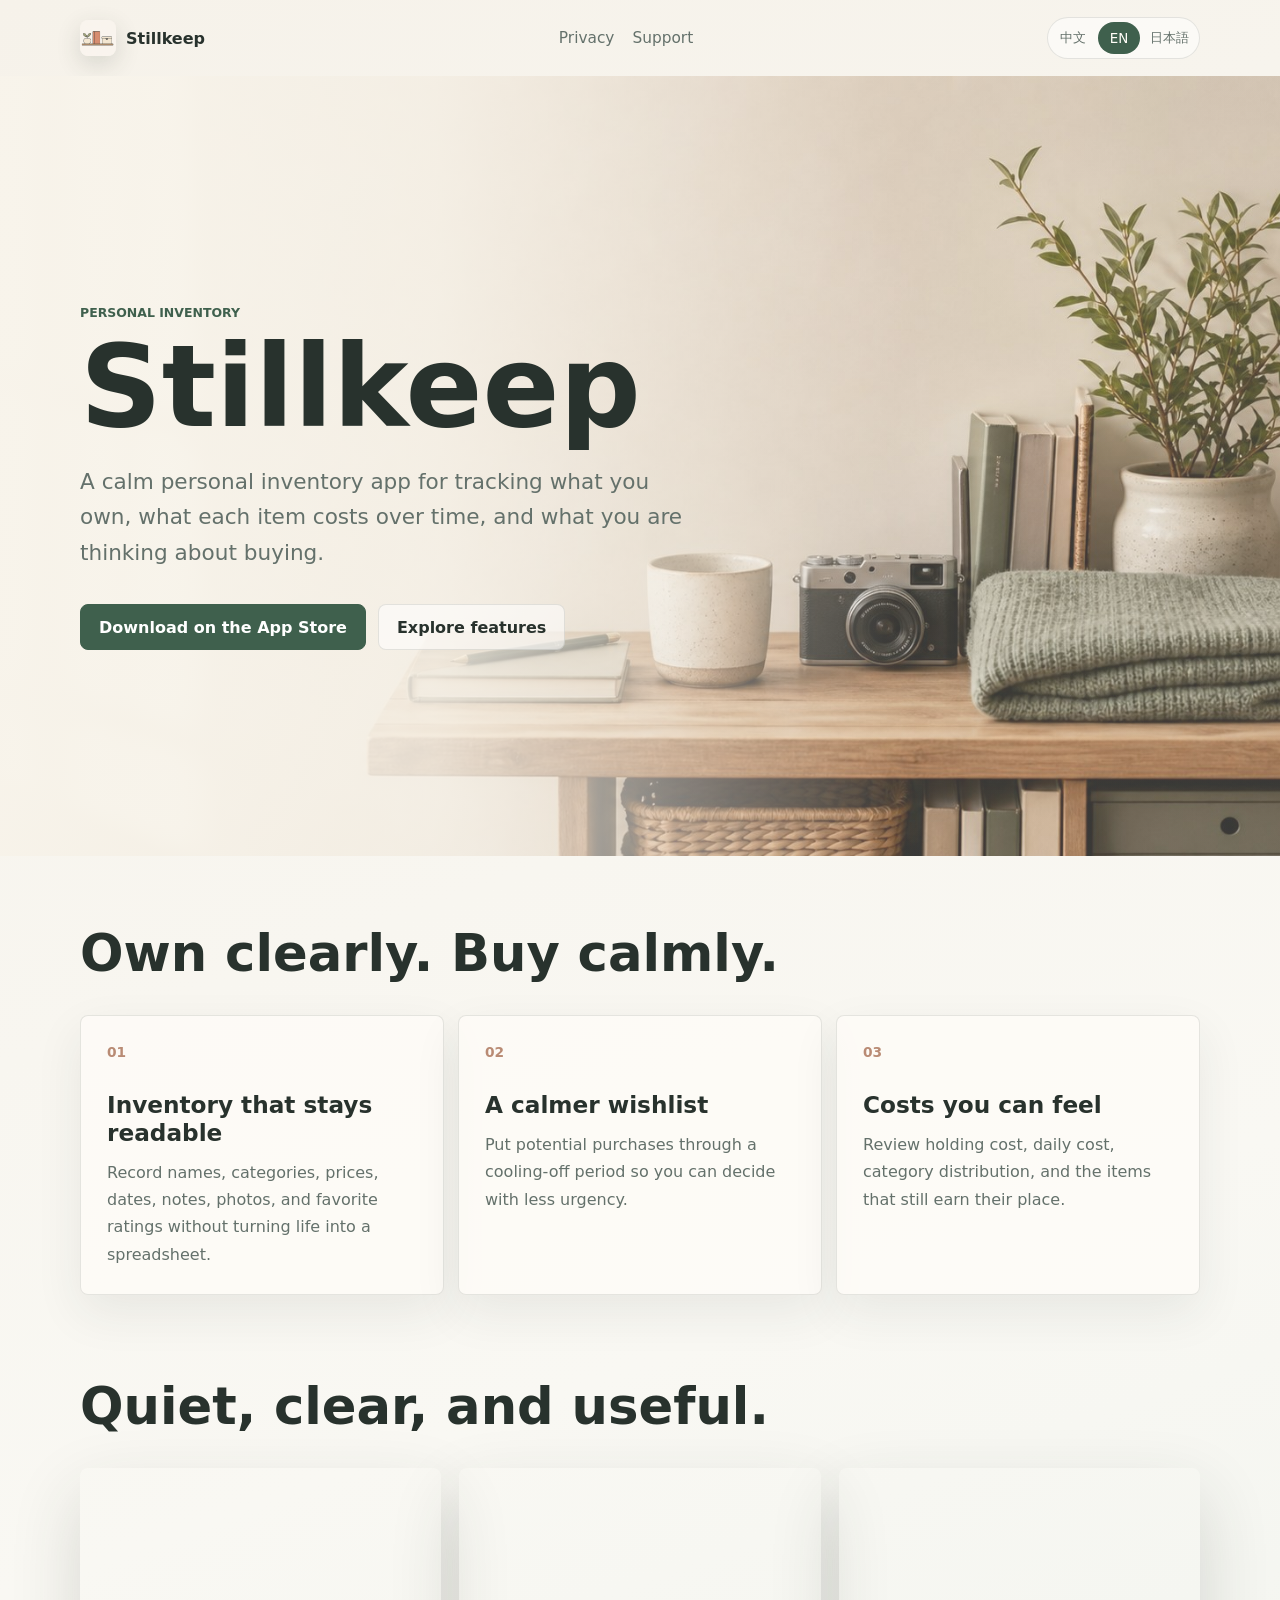
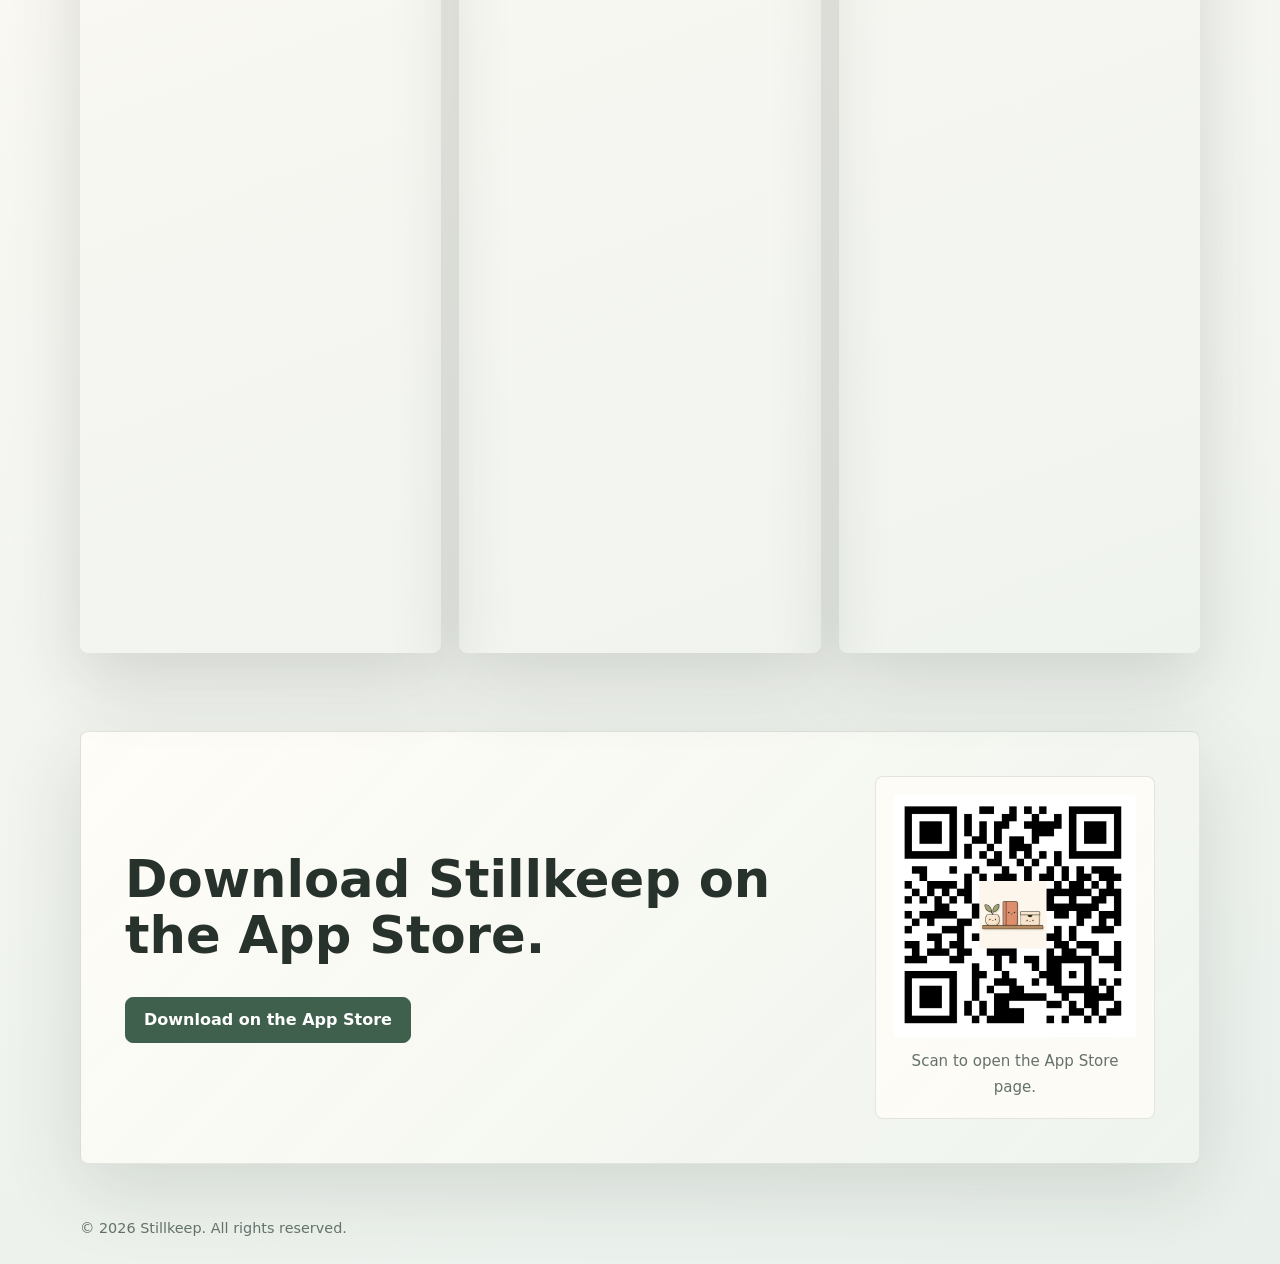
<file: index.html>
<!doctype html>
<html lang="en">
<head>
  <meta charset="utf-8">
  <meta name="viewport" content="width=device-width, initial-scale=1">
  <title>Stillkeep</title>
  <meta name="description" content="Stillkeep is a calm personal inventory app for tracking what you own, reviewing holding costs, and cooling down before buying.">
  <link rel="icon" href="assets/stillkeep-icon.png">
  <link rel="stylesheet" href="assets/styles.css?v=3">
</head>
<body data-page="home">
  <header class="site-header">
    <a class="brand" href="index.html" aria-label="Stillkeep home">
      <img src="assets/stillkeep-icon.png" alt="" class="brand-icon">
      <span data-i18n="brandName">Stillkeep</span>
    </a>
    <nav class="nav-links" aria-label="Primary">
      <a href="privacy.html" data-i18n="navPrivacy">Privacy</a>
      <a href="support.html" data-i18n="navSupport">Support</a>
    </nav>
    <div class="language-switcher" aria-label="Language">
      <button type="button" data-lang="zh-Hans">中文</button>
      <button type="button" data-lang="en">EN</button>
      <button type="button" data-lang="ja">日本語</button>
    </div>
  </header>

  <main>
    <section class="hero">
      <img class="hero-background" src="assets/brand/hero-still-life.jpg" alt="">
      <div class="hero-shade" aria-hidden="true"></div>
      <div class="hero-copy">
        <p class="eyebrow" data-i18n="homeEyebrow">Personal inventory</p>
        <h1 data-i18n="homeTitle">Stillkeep</h1>
        <p class="lead" data-i18n="homeLead">A calm personal inventory app for tracking what you own, what each item costs over time, and what you are thinking about buying.</p>
        <div class="actions">
          <a class="button primary" href="https://apps.apple.com/app/id6773206126" data-i18n="homeAppStoreAction">Download on the App Store</a>
          <a class="button secondary" href="#features" data-i18n="homeLearnAction">Explore features</a>
        </div>
      </div>
    </section>

    <section class="feature-band" id="features">
      <div class="section-heading">
        <h2 data-i18n="featuresTitle">Own clearly. Buy calmly.</h2>
      </div>
      <div class="feature-grid">
        <article class="feature-card">
          <span class="feature-mark">01</span>
          <h3 data-i18n="featureInventoryTitle">Inventory that stays readable</h3>
          <p data-i18n="featureInventoryBody">Record names, categories, prices, dates, notes, photos, and favorite ratings without turning life into a spreadsheet.</p>
        </article>
        <article class="feature-card">
          <span class="feature-mark">02</span>
          <h3 data-i18n="featureWishlistTitle">A calmer wishlist</h3>
          <p data-i18n="featureWishlistBody">Put potential purchases through a cooling-off period so you can decide with less urgency.</p>
        </article>
        <article class="feature-card">
          <span class="feature-mark">03</span>
          <h3 data-i18n="featureStatsTitle">Costs you can feel</h3>
          <p data-i18n="featureStatsBody">Review holding cost, daily cost, category distribution, and the items that still earn their place.</p>
        </article>
      </div>
    </section>

    <section class="screenshots-section">
      <div class="section-heading">
        <h2 data-i18n="screensTitle">Quiet, clear, and useful.</h2>
      </div>
      <div class="screenshot-grid" aria-label="Stillkeep app screenshots">
        <picture data-screenshot="items">
          <source data-size="mobile" media="(max-width: 760px)" type="image/webp" srcset="assets/screenshots/iphone-items-full-540.webp">
          <source data-size="desktop" type="image/webp" srcset="assets/screenshots/iphone-items-full-900.webp">
          <img src="assets/screenshots/iphone-items-full.png" alt="Stillkeep inventory list screenshot" loading="lazy" decoding="async">
        </picture>
        <picture data-screenshot="wishlist">
          <source data-size="mobile" media="(max-width: 760px)" type="image/webp" srcset="assets/screenshots/iphone-wishlist-full-540.webp">
          <source data-size="desktop" type="image/webp" srcset="assets/screenshots/iphone-wishlist-full-900.webp">
          <img src="assets/screenshots/iphone-wishlist-full.png" alt="Stillkeep wishlist screenshot" loading="lazy" decoding="async">
        </picture>
        <picture data-screenshot="stats">
          <source data-size="mobile" media="(max-width: 760px)" type="image/webp" srcset="assets/screenshots/iphone-stats-full-540.webp">
          <source data-size="desktop" type="image/webp" srcset="assets/screenshots/iphone-stats-full-900.webp">
          <img src="assets/screenshots/iphone-stats-full.png" alt="Stillkeep stats screenshot" loading="lazy" decoding="async">
        </picture>
      </div>
    </section>

    <section class="download-section" id="download">
      <div class="download-copy">
        <h2 data-i18n="downloadTitle">Download Stillkeep on the App Store.</h2>
        <div class="actions">
          <a class="button primary" href="https://apps.apple.com/app/id6773206126" data-i18n="homeAppStoreAction">Download on the App Store</a>
        </div>
      </div>
      <div class="qr-panel">
        <img src="assets/app-store-qr.png" alt="QR code for Stillkeep on the App Store">
        <p data-i18n="downloadQrCaption">Scan to open the App Store page.</p>
      </div>
    </section>
  </main>

  <footer class="site-footer">
    <span data-i18n="footer">© 2026 Stillkeep. All rights reserved.</span>
  </footer>

  <script src="assets/i18n.js?v=3"></script>
</body>
</html>
</file>
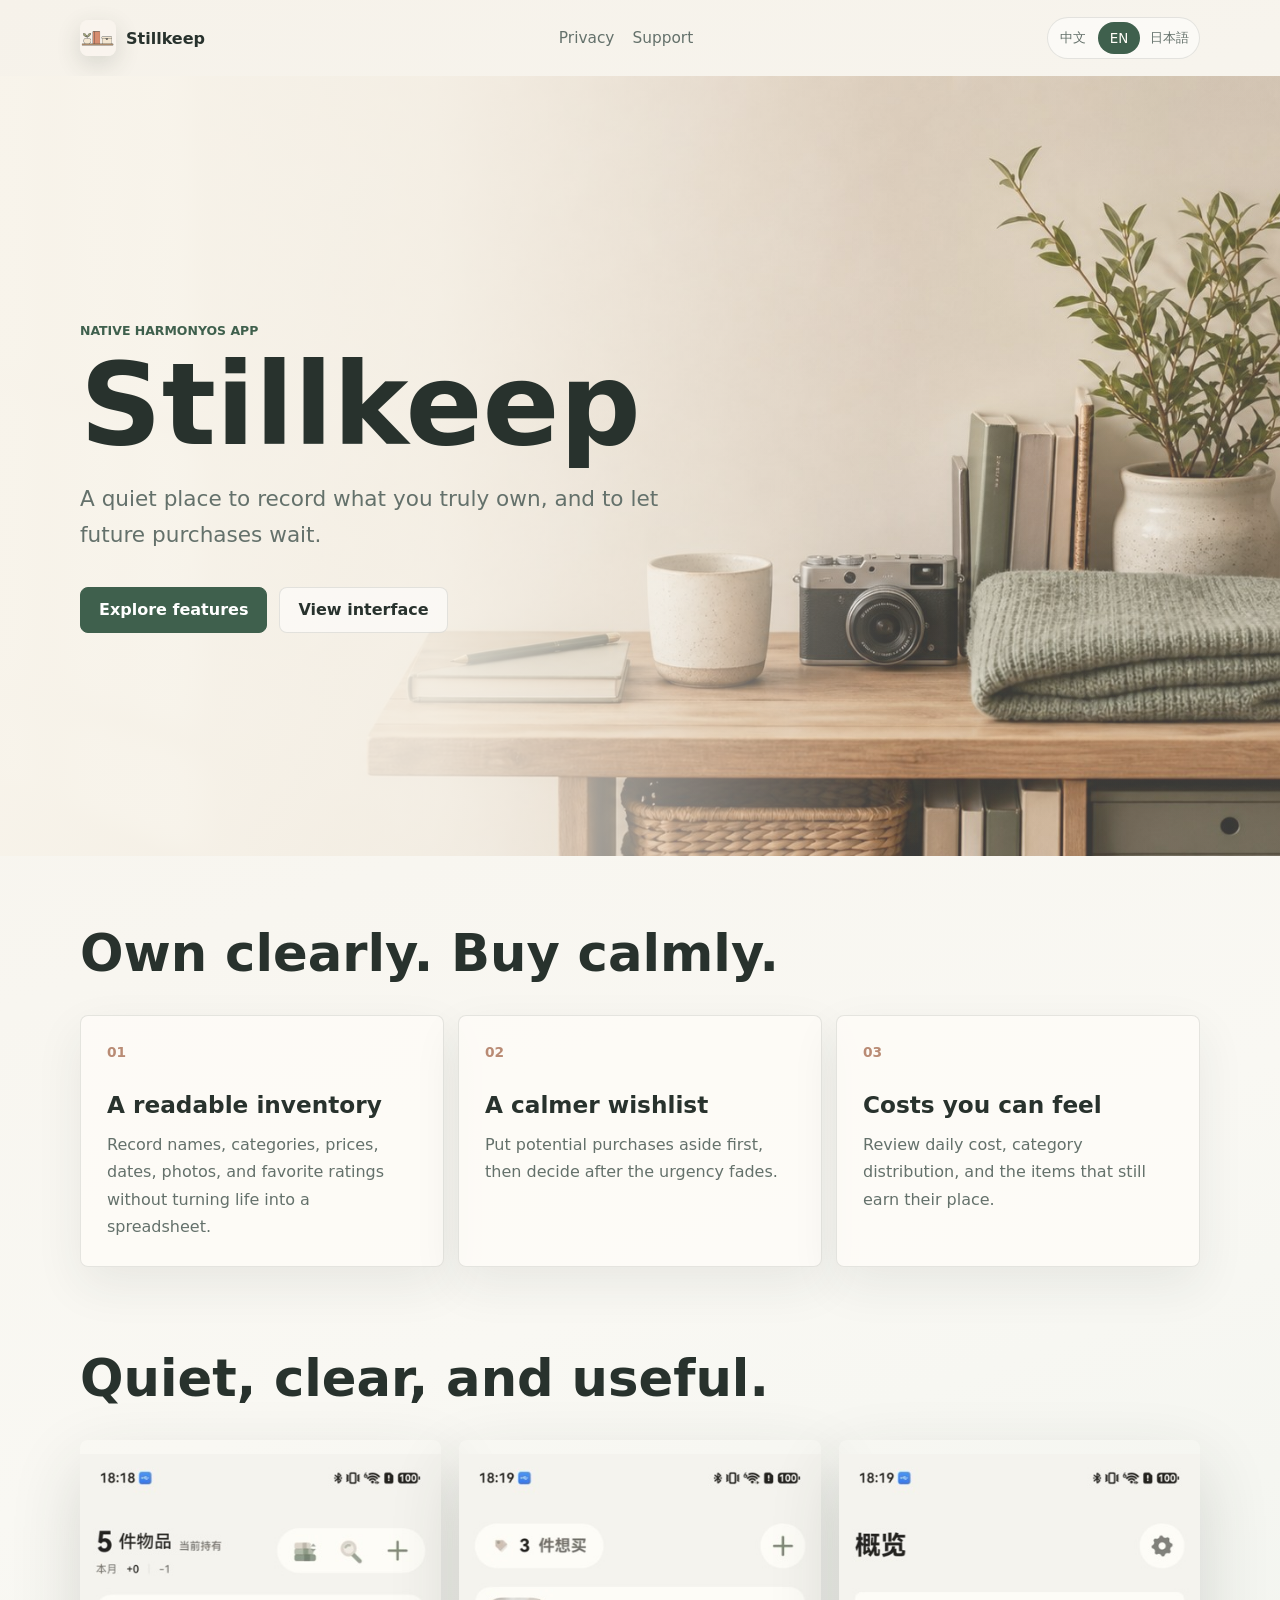
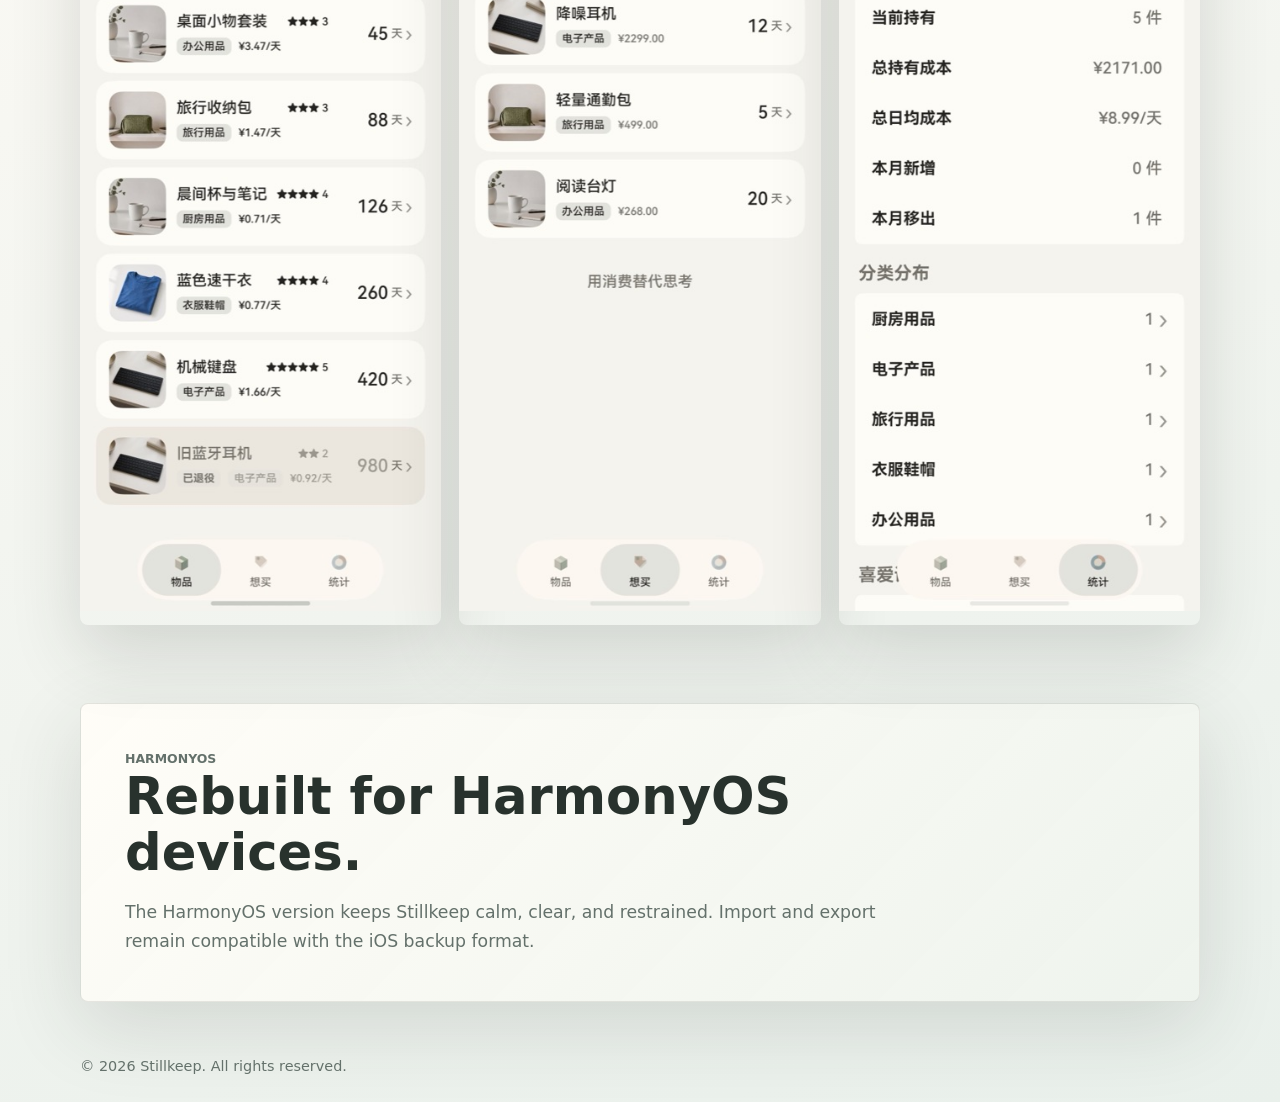
<file: harmony/index.html>
<!doctype html>
<html lang="zh-Hans">
<head>
  <meta charset="utf-8">
  <meta name="viewport" content="width=device-width, initial-scale=1">
  <title>留物 HarmonyOS</title>
  <meta name="description" content="留物 HarmonyOS 版功能介绍。安静记录真正拥有的东西，也把想买的东西先放一放。">
  <link rel="icon" href="../assets/stillkeep-icon.png">
  <link rel="stylesheet" href="styles.css">
</head>
<body data-page="harmony">
  <header class="site-header">
    <a class="brand" href="../index.html" aria-label="Stillkeep home">
      <img src="../assets/stillkeep-icon.png" alt="" class="brand-icon">
      <span data-i18n="brandName">留物</span>
    </a>
    <nav class="nav-links" aria-label="Primary">
      <a href="../privacy.html" data-i18n="navPrivacy">隐私政策</a>
      <a href="../support.html" data-i18n="navSupport">技术支持</a>
    </nav>
    <div class="language-switcher" aria-label="Language">
      <button type="button" data-lang="zh-Hans">中文</button>
      <button type="button" data-lang="en">EN</button>
      <button type="button" data-lang="ja">日本語</button>
    </div>
  </header>

  <main>
    <section class="hero">
      <img class="hero-background" src="../assets/brand/hero-still-life.jpg" alt="">
      <div class="hero-shade" aria-hidden="true"></div>
      <div class="hero-copy">
        <p class="eyebrow" data-i18n="homeEyebrow">HarmonyOS 原生应用</p>
        <h1 data-i18n="homeTitle">留物</h1>
        <p class="lead" data-i18n="homeLead">把真正拥有的东西安静地记录下来，也把想买的东西先放一放。</p>
        <div class="actions">
          <a class="button primary" href="#features" data-i18n="homeLearnAction">了解功能</a>
          <a class="button secondary" href="#screens" data-i18n="homeScreensAction">查看界面</a>
        </div>
      </div>
    </section>

    <section class="feature-band" id="features">
      <div class="section-heading">
        <h2 data-i18n="featuresTitle">看清拥有，冷静想买。</h2>
      </div>
      <div class="feature-grid">
        <article class="feature-card">
          <span class="feature-mark">01</span>
          <h3 data-i18n="featureInventoryTitle">清爽的物品清单</h3>
          <p data-i18n="featureInventoryBody">记录名称、分类、价格、日期、照片和喜爱评分，不把生活变成表格。</p>
        </article>
        <article class="feature-card">
          <span class="feature-mark">02</span>
          <h3 data-i18n="featureWishlistTitle">更冷静的想买清单</h3>
          <p data-i18n="featureWishlistBody">把想买的东西先放下来，等冲动退去后再决定。</p>
        </article>
        <article class="feature-card">
          <span class="feature-mark">03</span>
          <h3 data-i18n="featureStatsTitle">看得见的持有成本</h3>
          <p data-i18n="featureStatsBody">查看日均成本、分类分布和那些仍然值得留下的物品。</p>
        </article>
      </div>
    </section>

    <section class="screenshots-section" id="screens">
      <div class="section-heading">
        <h2 data-i18n="screensTitle">安静，但信息清楚。</h2>
      </div>
      <div class="screenshot-grid" aria-label="Stillkeep app screenshots">
        <picture data-screenshot="items">
          <source data-size="mobile" media="(max-width: 760px)" type="image/jpeg" srcset="../assets/screenshots/harmony-items-full-540.jpg">
          <source data-size="desktop" type="image/jpeg" srcset="../assets/screenshots/harmony-items-full-900.jpg">
          <img src="../assets/screenshots/harmony-items-full.jpg" alt="留物物品列表截图" loading="eager" decoding="async">
        </picture>
        <picture data-screenshot="wishlist">
          <source data-size="mobile" media="(max-width: 760px)" type="image/jpeg" srcset="../assets/screenshots/harmony-wishlist-full-540.jpg">
          <source data-size="desktop" type="image/jpeg" srcset="../assets/screenshots/harmony-wishlist-full-900.jpg">
          <img src="../assets/screenshots/harmony-wishlist-full.jpg" alt="留物想买截图" loading="eager" decoding="async">
        </picture>
        <picture data-screenshot="stats">
          <source data-size="mobile" media="(max-width: 760px)" type="image/jpeg" srcset="../assets/screenshots/harmony-stats-full-540.jpg">
          <source data-size="desktop" type="image/jpeg" srcset="../assets/screenshots/harmony-stats-full-900.jpg">
          <img src="../assets/screenshots/harmony-stats-full.jpg" alt="留物统计截图" loading="eager" decoding="async">
        </picture>
      </div>
    </section>

    <section class="intro-section">
      <div class="intro-copy">
        <p class="eyebrow" data-i18n="introEyebrow">HarmonyOS</p>
        <h2 data-i18n="introTitle">为鸿蒙设备重新实现。</h2>
        <p data-i18n="introBody">保持留物的安静、清晰和克制。数据导入导出与 iOS 版兼容，适合在不同设备之间继续整理自己的物品。</p>
      </div>
    </section>
  </main>

  <footer class="site-footer">
    <span data-i18n="footer">© 2026 留物。保留所有权利。</span>
  </footer>

  <script src="i18n.js"></script>
</body>
</html>
</file>
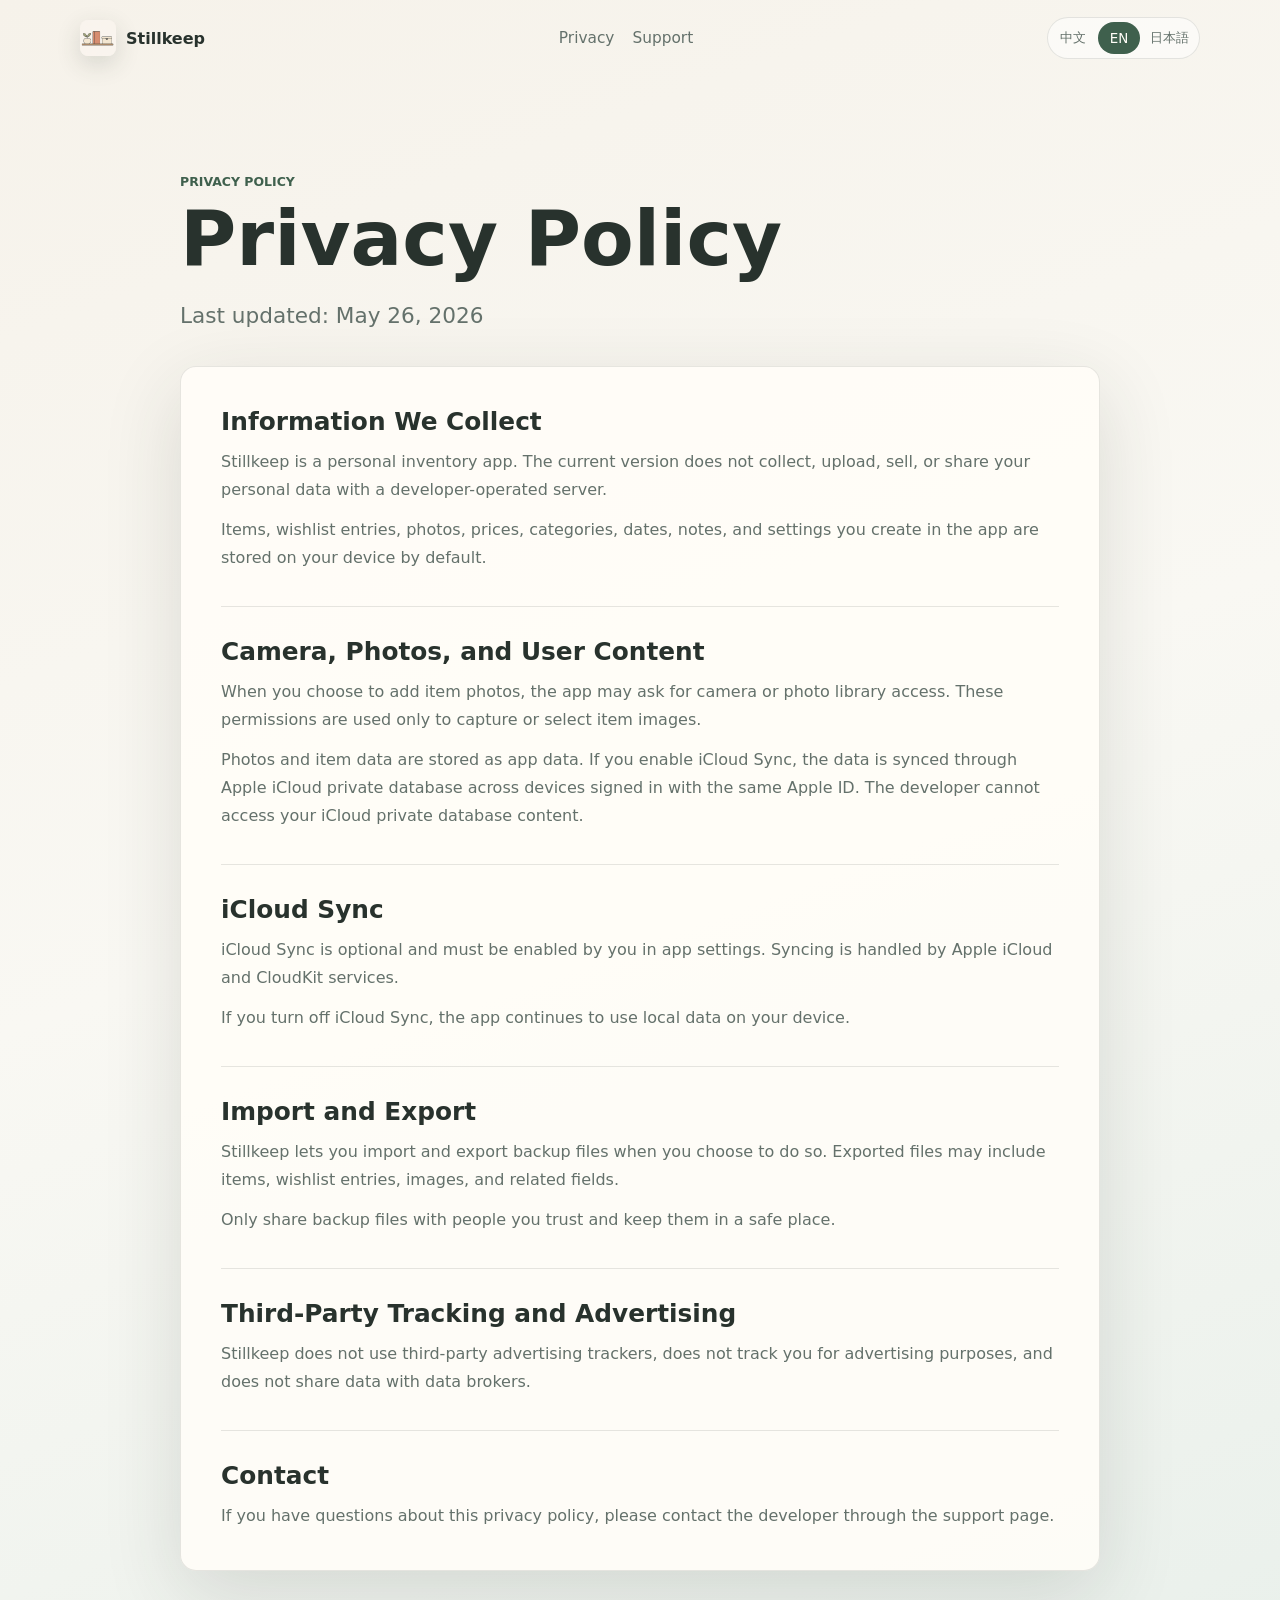
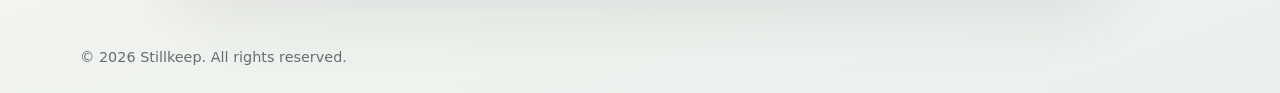
<file: privacy.html>
<!doctype html>
<html lang="en">
<head>
  <meta charset="utf-8">
  <meta name="viewport" content="width=device-width, initial-scale=1">
  <title>Privacy Policy - Stillkeep</title>
  <meta name="description" content="Privacy policy for Stillkeep.">
  <link rel="icon" href="assets/stillkeep-icon.png">
  <link rel="stylesheet" href="assets/styles.css">
</head>
<body data-page="privacy">
  <header class="site-header">
    <a class="brand" href="index.html" aria-label="Stillkeep home">
      <img src="assets/stillkeep-icon.png" alt="" class="brand-icon">
      <span data-i18n="brandName">Stillkeep</span>
    </a>
    <nav class="nav-links" aria-label="Primary">
      <a href="privacy.html" data-i18n="navPrivacy">Privacy</a>
      <a href="support.html" data-i18n="navSupport">Support</a>
    </nav>
    <div class="language-switcher" aria-label="Language">
      <button type="button" data-lang="zh-Hans">中文</button>
      <button type="button" data-lang="en">EN</button>
      <button type="button" data-lang="ja">日本語</button>
    </div>
  </header>

  <main class="document-shell">
    <section class="document-hero">
      <p class="eyebrow" data-i18n="privacyEyebrow">Privacy Policy</p>
      <h1 data-i18n="privacyTitle">Privacy Policy</h1>
      <p class="lead" data-i18n="privacyUpdated">Last updated: May 26, 2026</p>
    </section>
    <article class="document" id="content" aria-live="polite"></article>
  </main>

  <footer class="site-footer">
    <span data-i18n="footer">© 2026 Stillkeep. All rights reserved.</span>
  </footer>

  <script src="assets/i18n.js"></script>
</body>
</html>
</file>
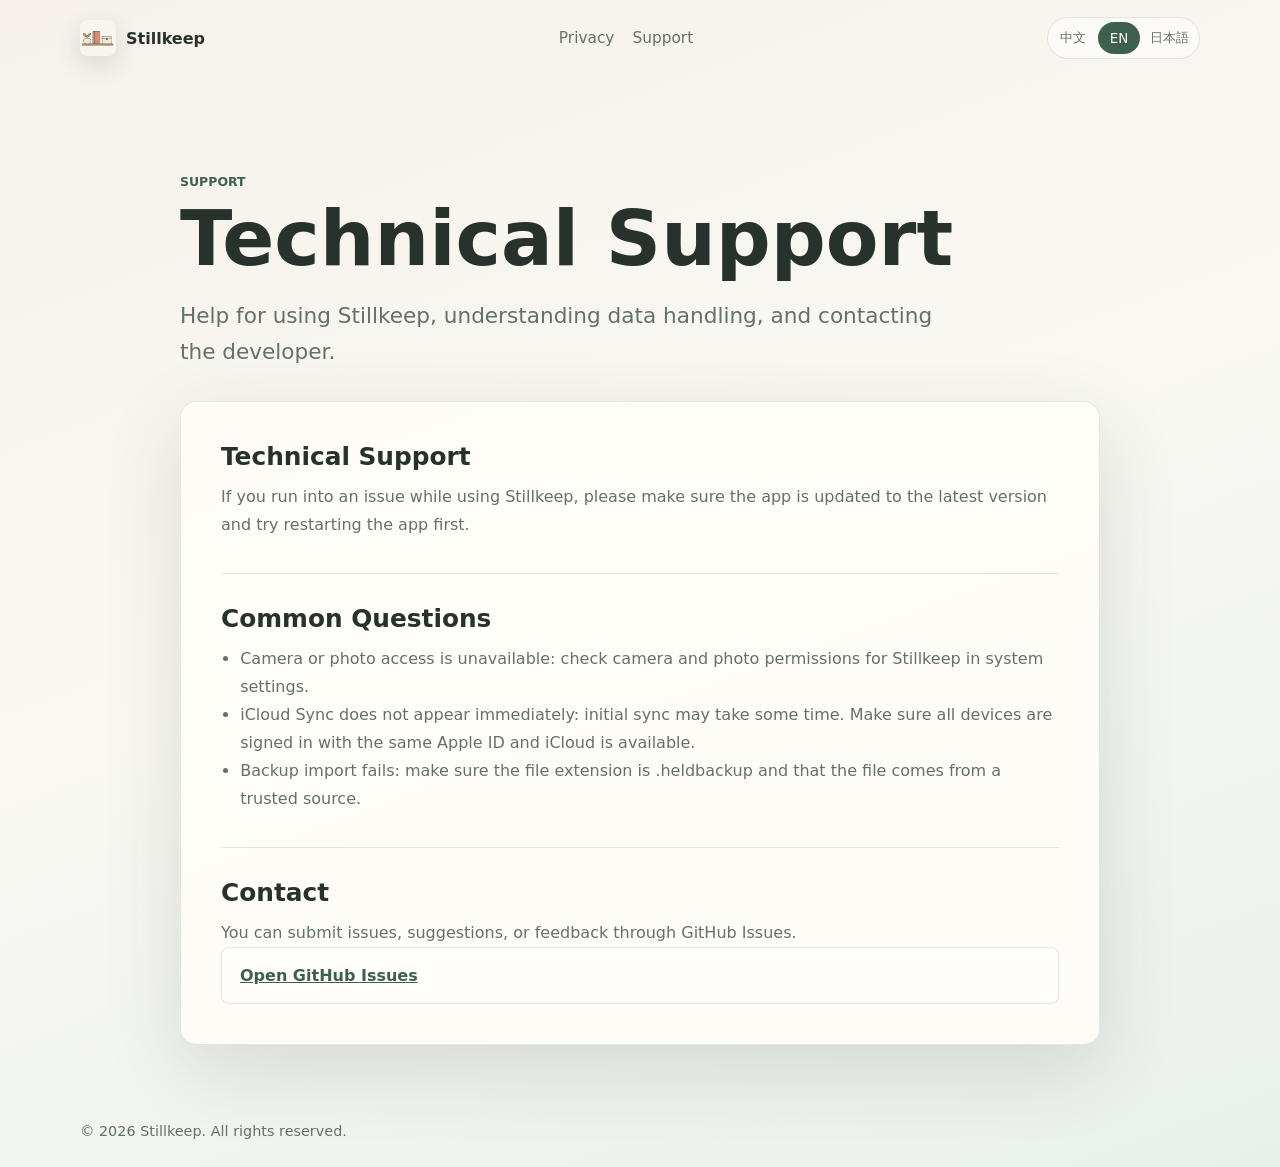
<file: support.html>
<!doctype html>
<html lang="en">
<head>
  <meta charset="utf-8">
  <meta name="viewport" content="width=device-width, initial-scale=1">
  <title>Support - Stillkeep</title>
  <meta name="description" content="Technical support for Stillkeep.">
  <link rel="icon" href="assets/stillkeep-icon.png">
  <link rel="stylesheet" href="assets/styles.css">
</head>
<body data-page="support">
  <header class="site-header">
    <a class="brand" href="index.html" aria-label="Stillkeep home">
      <img src="assets/stillkeep-icon.png" alt="" class="brand-icon">
      <span data-i18n="brandName">Stillkeep</span>
    </a>
    <nav class="nav-links" aria-label="Primary">
      <a href="privacy.html" data-i18n="navPrivacy">Privacy</a>
      <a href="support.html" data-i18n="navSupport">Support</a>
    </nav>
    <div class="language-switcher" aria-label="Language">
      <button type="button" data-lang="zh-Hans">中文</button>
      <button type="button" data-lang="en">EN</button>
      <button type="button" data-lang="ja">日本語</button>
    </div>
  </header>

  <main class="document-shell">
    <section class="document-hero">
      <p class="eyebrow" data-i18n="supportEyebrow">Support</p>
      <h1 data-i18n="supportTitle">Technical Support</h1>
      <p class="lead" data-i18n="supportLead">Help for using Stillkeep and contacting the developer.</p>
    </section>
    <article class="document" id="content" aria-live="polite"></article>
  </main>

  <footer class="site-footer">
    <span data-i18n="footer">© 2026 Stillkeep. All rights reserved.</span>
  </footer>

  <script src="assets/i18n.js"></script>
</body>
</html>
</file>
<file: assets/styles.css>
:root {
  color-scheme: light;
  --bg: #f6f2ea;
  --bg-soft: #e9f0eb;
  --surface: rgba(255, 253, 248, 0.9);
  --surface-strong: #fffdf8;
  --ink: #28322d;
  --muted: #64716b;
  --line: rgba(48, 57, 50, 0.12);
  --accent: #6f8c74;
  --accent-strong: #3f604d;
  --clay: #b98b74;
  --blue: #7f98a4;
  --shadow: 0 24px 80px rgba(44, 52, 45, 0.14);
  --radius: 8px;
}

* {
  box-sizing: border-box;
}

body {
  margin: 0;
  min-height: 100vh;
  font-family: ui-sans-serif, system-ui, -apple-system, BlinkMacSystemFont, "Segoe UI", sans-serif;
  color: var(--ink);
  background: linear-gradient(160deg, var(--bg) 0%, #f9f8f3 48%, var(--bg-soft) 100%);
}

a {
  color: inherit;
}

.site-header {
  width: min(1120px, calc(100% - 32px));
  min-height: 76px;
  margin: 0 auto;
  display: flex;
  align-items: center;
  justify-content: space-between;
  gap: 18px;
}

.brand {
  display: inline-flex;
  align-items: center;
  gap: 10px;
  text-decoration: none;
  font-weight: 700;
}

.brand-icon {
  width: 36px;
  height: 36px;
  border-radius: 8px;
  box-shadow: 0 8px 24px rgba(47, 61, 51, 0.16);
}

.nav-links {
  display: flex;
  gap: 18px;
  color: var(--muted);
  font-size: 0.96rem;
}

.nav-links a {
  text-decoration: none;
}

.nav-links a:hover {
  color: var(--ink);
}

.language-switcher {
  display: flex;
  gap: 4px;
  padding: 4px;
  border: 1px solid var(--line);
  background: rgba(255, 255, 255, 0.5);
  border-radius: 999px;
}

.language-switcher button {
  min-width: 42px;
  height: 32px;
  border: 0;
  border-radius: 999px;
  background: transparent;
  color: var(--muted);
  font: inherit;
  font-size: 0.84rem;
  cursor: pointer;
}

.language-switcher button[aria-pressed="true"] {
  color: var(--surface-strong);
  background: var(--accent-strong);
}

.hero {
  position: relative;
  overflow: hidden;
  min-height: min(780px, calc(100svh - 86px));
  display: flex;
  align-items: center;
  padding: clamp(72px, 9vw, 120px) max(24px, calc((100vw - 1120px) / 2)) clamp(54px, 8vw, 92px);
  isolation: isolate;
}

.hero-background,
.hero-shade {
  position: absolute;
  inset: 0;
}

.hero-background {
  width: 100%;
  height: 100%;
  object-fit: cover;
  object-position: center;
  z-index: -2;
}

.hero-shade {
  background:
    linear-gradient(90deg, rgba(248, 244, 235, 0.98) 0%, rgba(248, 244, 235, 0.86) 34%, rgba(248, 244, 235, 0.22) 70%),
    linear-gradient(0deg, rgba(40, 50, 45, 0.08), rgba(40, 50, 45, 0.02));
  z-index: -1;
}

.hero-copy {
  width: min(620px, 100%);
}

.eyebrow {
  margin: 0 0 14px;
  color: var(--accent-strong);
  font-size: 0.78rem;
  font-weight: 700;
  letter-spacing: 0;
  text-transform: uppercase;
}

h1 {
  margin: 0;
  font-size: clamp(3.5rem, 9vw, 7.1rem);
  line-height: 0.95;
  letter-spacing: 0;
}

.lead {
  max-width: 760px;
  margin: 22px 0 0;
  color: var(--muted);
  font-size: clamp(1.05rem, 2vw, 1.35rem);
  line-height: 1.65;
}

.actions {
  display: flex;
  flex-wrap: wrap;
  gap: 12px;
  margin-top: 34px;
}

.button {
  display: inline-flex;
  align-items: center;
  justify-content: center;
  min-height: 46px;
  padding: 0 18px;
  border-radius: var(--radius);
  border: 1px solid var(--line);
  text-decoration: none;
  font-weight: 700;
}

.button.primary {
  color: white;
  background: var(--accent-strong);
  border-color: var(--accent-strong);
}

.button.secondary {
  background: rgba(255, 255, 255, 0.56);
}

.feature-band,
.screenshots-section,
.download-section {
  width: min(1120px, calc(100% - 32px));
  margin: 0 auto;
}

.feature-band {
  padding: 70px 0 36px;
}

.section-heading {
  max-width: 100%;
}

.section-heading h2,
.download-copy h2 {
  margin: 0;
  font-size: clamp(2rem, 4vw, 3.45rem);
  line-height: 1.08;
  letter-spacing: 0;
}

.feature-grid {
  display: grid;
  grid-template-columns: repeat(3, minmax(0, 1fr));
  gap: 14px;
  margin-top: 34px;
}

.feature-card {
  min-height: 220px;
  padding: 26px;
  border: 1px solid var(--line);
  border-radius: var(--radius);
  background: rgba(255, 253, 248, 0.7);
  box-shadow: 0 18px 48px rgba(44, 52, 45, 0.08);
}

.feature-mark {
  color: var(--clay);
  font-size: 0.86rem;
  font-weight: 800;
}

.feature-card h3 {
  margin: 30px 0 12px;
  font-size: clamp(1.18rem, 2vw, 1.45rem);
  line-height: 1.2;
}

.feature-card p,
.download-copy p,
.qr-panel p {
  margin: 0;
  color: var(--muted);
  line-height: 1.7;
}

.screenshots-section {
  padding: 48px 0 78px;
}

.screenshot-grid {
  display: grid;
  grid-template-columns: repeat(3, minmax(0, 1fr));
  gap: 18px;
  margin-top: 34px;
  align-items: start;
}

.screenshot-grid picture,
.screenshot-grid img {
  display: block;
  width: 100%;
}

.screenshot-grid img {
  aspect-ratio: 900 / 1955;
  object-fit: contain;
  border-radius: var(--radius);
  box-shadow: 0 28px 70px rgba(44, 52, 45, 0.16);
}

.download-section {
  display: grid;
  grid-template-columns: minmax(0, 1fr) 280px;
  gap: clamp(28px, 6vw, 80px);
  align-items: center;
  padding: 44px;
  margin-bottom: 56px;
  border: 1px solid var(--line);
  border-radius: var(--radius);
  background:
    linear-gradient(135deg, rgba(255, 253, 248, 0.92), rgba(236, 242, 236, 0.88)),
    var(--surface-strong);
  box-shadow: var(--shadow);
}

.download-copy p {
  max-width: 620px;
  margin-top: 18px;
  font-size: 1.08rem;
}

.qr-panel {
  padding: 18px;
  border: 1px solid var(--line);
  border-radius: var(--radius);
  background: rgba(255, 253, 248, 0.82);
  text-align: center;
}

.qr-panel img {
  display: block;
  width: 100%;
  border-radius: 4px;
}

.qr-panel p {
  margin-top: 12px;
  font-size: 0.94rem;
}

.document-shell {
  width: min(920px, calc(100% - 32px));
  margin: 0 auto;
  padding: 56px 0 78px;
}

.document-hero {
  padding: 42px 0 32px;
}

.document-hero h1 {
  font-size: clamp(2.4rem, 6vw, 5.2rem);
}

.document {
  padding: clamp(22px, 4vw, 40px);
  border: 1px solid var(--line);
  border-radius: 16px;
  background: var(--surface);
  box-shadow: var(--shadow);
}

.document section + section {
  margin-top: 34px;
  padding-top: 30px;
  border-top: 1px solid var(--line);
}

.document h2 {
  margin: 0 0 12px;
  font-size: clamp(1.22rem, 2vw, 1.55rem);
  letter-spacing: 0;
}

.document p,
.document li {
  color: var(--muted);
  font-size: 1rem;
  line-height: 1.75;
}

.document p {
  margin: 0;
}

.document p + p {
  margin-top: 12px;
}

.document ul {
  margin: 10px 0 0;
  padding-left: 1.2rem;
}

.contact-card {
  display: grid;
  gap: 10px;
  padding: 18px;
  border: 1px solid var(--line);
  border-radius: var(--radius);
  background: rgba(255, 255, 255, 0.5);
}

.contact-card a {
  color: var(--accent-strong);
  font-weight: 700;
}

.site-footer {
  width: min(1120px, calc(100% - 32px));
  margin: 0 auto;
  padding: 0 0 28px;
  color: var(--muted);
  font-size: 0.9rem;
}

@media (max-width: 760px) {
  .site-header {
    align-items: flex-start;
    flex-direction: column;
    padding: 18px 0;
  }

  .nav-links {
    order: 3;
  }

  .hero {
    min-height: 680px;
    padding: 58px 24px 64px;
    align-items: flex-start;
  }

  .hero-shade {
    background:
      linear-gradient(180deg, rgba(248, 244, 235, 0.98) 0%, rgba(248, 244, 235, 0.9) 48%, rgba(248, 244, 235, 0.18) 100%),
      linear-gradient(0deg, rgba(40, 50, 45, 0.08), rgba(40, 50, 45, 0.02));
  }

  .hero-background {
    object-position: 62% center;
  }

  .actions {
    width: 100%;
  }

  .button {
    flex: 1 1 180px;
  }

  .feature-band {
    padding-top: 48px;
  }

  .section-heading h2,
  .download-copy h2 {
    font-size: clamp(1.9rem, 8vw, 2.7rem);
  }

  .feature-grid,
  .download-section {
    grid-template-columns: 1fr;
  }

  .screenshot-grid {
    display: flex;
    gap: 14px;
    width: calc(100% + 32px);
    margin-left: -16px;
    padding: 2px 16px 28px;
    overflow-x: auto;
    overscroll-behavior-x: contain;
    scroll-padding-inline: 16px;
    scroll-snap-type: x mandatory;
    -webkit-overflow-scrolling: touch;
  }

  .screenshot-grid picture {
    flex: 0 0 78vw;
    scroll-snap-align: center;
  }

  .screenshot-grid::-webkit-scrollbar {
    display: none;
  }

  .feature-card {
    min-height: auto;
  }

  .download-section {
    padding: 26px;
  }

  .qr-panel {
    max-width: 300px;
  }

  .document-shell {
    padding-top: 24px;
  }
}
</file>
<file: harmony/styles.css>
:root {
  color-scheme: light;
  --bg: #f6f2ea;
  --bg-soft: #e9f0eb;
  --surface: rgba(255, 253, 248, 0.9);
  --surface-strong: #fffdf8;
  --ink: #28322d;
  --muted: #64716b;
  --line: rgba(48, 57, 50, 0.12);
  --accent: #6f8c74;
  --accent-strong: #3f604d;
  --clay: #b98b74;
  --shadow: 0 24px 80px rgba(44, 52, 45, 0.14);
  --radius: 8px;
}

* {
  box-sizing: border-box;
}

html {
  scroll-behavior: smooth;
}

body {
  margin: 0;
  min-height: 100vh;
  font-family: ui-sans-serif, system-ui, -apple-system, BlinkMacSystemFont, "Segoe UI", sans-serif;
  color: var(--ink);
  background: linear-gradient(160deg, var(--bg) 0%, #f9f8f3 48%, var(--bg-soft) 100%);
}

a {
  color: inherit;
}

.site-header {
  width: min(1120px, calc(100% - 32px));
  min-height: 76px;
  margin: 0 auto;
  display: flex;
  align-items: center;
  justify-content: space-between;
  gap: 18px;
}

.brand {
  display: inline-flex;
  align-items: center;
  gap: 10px;
  text-decoration: none;
  font-weight: 700;
}

.brand-icon {
  width: 36px;
  height: 36px;
  border-radius: 8px;
  box-shadow: 0 8px 24px rgba(47, 61, 51, 0.16);
}

.nav-links {
  display: flex;
  gap: 18px;
  color: var(--muted);
  font-size: 0.96rem;
}

.nav-links a {
  text-decoration: none;
}

.nav-links a:hover {
  color: var(--ink);
}

.language-switcher {
  display: flex;
  gap: 4px;
  padding: 4px;
  border: 1px solid var(--line);
  background: rgba(255, 255, 255, 0.5);
  border-radius: 999px;
}

.language-switcher button {
  min-width: 42px;
  height: 32px;
  border: 0;
  border-radius: 999px;
  background: transparent;
  color: var(--muted);
  font: inherit;
  font-size: 0.84rem;
  cursor: pointer;
}

.language-switcher button[aria-pressed="true"] {
  color: var(--surface-strong);
  background: var(--accent-strong);
}

.hero {
  position: relative;
  overflow: hidden;
  min-height: min(780px, calc(100svh - 86px));
  display: flex;
  align-items: center;
  padding: clamp(72px, 9vw, 120px) max(24px, calc((100vw - 1120px) / 2)) clamp(54px, 8vw, 92px);
  isolation: isolate;
}

.hero-background,
.hero-shade {
  position: absolute;
  inset: 0;
}

.hero-background {
  width: 100%;
  height: 100%;
  object-fit: cover;
  object-position: center;
  z-index: -2;
}

.hero-shade {
  background:
    linear-gradient(90deg, rgba(248, 244, 235, 0.98) 0%, rgba(248, 244, 235, 0.86) 34%, rgba(248, 244, 235, 0.22) 70%),
    linear-gradient(0deg, rgba(40, 50, 45, 0.08), rgba(40, 50, 45, 0.02));
  z-index: -1;
}

.hero-copy {
  width: min(620px, 100%);
}

.eyebrow {
  margin: 0 0 14px;
  color: var(--accent-strong);
  font-size: 0.78rem;
  font-weight: 700;
  letter-spacing: 0;
  text-transform: uppercase;
}

h1 {
  margin: 0;
  font-size: clamp(3.5rem, 9vw, 7.1rem);
  line-height: 0.95;
  letter-spacing: 0;
}

.lead {
  max-width: 760px;
  margin: 22px 0 0;
  color: var(--muted);
  font-size: clamp(1.05rem, 2vw, 1.35rem);
  line-height: 1.65;
}

.actions {
  display: flex;
  flex-wrap: wrap;
  gap: 12px;
  margin-top: 34px;
}

.button {
  display: inline-flex;
  align-items: center;
  justify-content: center;
  min-height: 46px;
  padding: 0 18px;
  border-radius: var(--radius);
  border: 1px solid var(--line);
  text-decoration: none;
  font-weight: 700;
}

.button.primary {
  color: white;
  background: var(--accent-strong);
  border-color: var(--accent-strong);
}

.button.secondary {
  background: rgba(255, 255, 255, 0.56);
}

.feature-band,
.screenshots-section,
.intro-section {
  width: min(1120px, calc(100% - 32px));
  margin: 0 auto;
}

.feature-band {
  padding: 70px 0 36px;
}

.section-heading h2,
.intro-copy h2 {
  margin: 0;
  font-size: clamp(2rem, 4vw, 3.45rem);
  line-height: 1.08;
  letter-spacing: 0;
}

.feature-grid {
  display: grid;
  grid-template-columns: repeat(3, minmax(0, 1fr));
  gap: 14px;
  margin-top: 34px;
}

.feature-card {
  min-height: 220px;
  padding: 26px;
  border: 1px solid var(--line);
  border-radius: var(--radius);
  background: rgba(255, 253, 248, 0.7);
  box-shadow: 0 18px 48px rgba(44, 52, 45, 0.08);
}

.feature-mark {
  color: var(--clay);
  font-size: 0.86rem;
  font-weight: 800;
}

.feature-card h3 {
  margin: 30px 0 12px;
  font-size: clamp(1.18rem, 2vw, 1.45rem);
  line-height: 1.2;
}

.feature-card p,
.intro-copy p {
  margin: 0;
  color: var(--muted);
  line-height: 1.7;
}

.screenshots-section {
  padding: 48px 0 78px;
}

.screenshot-grid {
  display: grid;
  grid-template-columns: repeat(3, minmax(0, 1fr));
  gap: 18px;
  margin-top: 34px;
  align-items: start;
}

.screenshot-grid picture,
.screenshot-grid img {
  display: block;
  width: 100%;
}

.screenshot-grid img {
  aspect-ratio: 900 / 1955;
  object-fit: contain;
  border-radius: var(--radius);
  box-shadow: 0 28px 70px rgba(44, 52, 45, 0.16);
}

.intro-section {
  padding: 44px;
  margin-bottom: 56px;
  border: 1px solid var(--line);
  border-radius: var(--radius);
  background:
    linear-gradient(135deg, rgba(255, 253, 248, 0.92), rgba(236, 242, 236, 0.88)),
    var(--surface-strong);
  box-shadow: var(--shadow);
}

.intro-copy {
  max-width: 760px;
}

.intro-copy p:last-child {
  margin-top: 18px;
  font-size: 1.08rem;
}

.site-footer {
  width: min(1120px, calc(100% - 32px));
  margin: 0 auto;
  padding: 0 0 28px;
  color: var(--muted);
  font-size: 0.9rem;
}

@media (max-width: 760px) {
  .site-header {
    align-items: flex-start;
    flex-direction: column;
    padding: 18px 0;
  }

  .nav-links {
    order: 3;
  }

  .hero {
    min-height: 680px;
    padding: 58px 24px 64px;
    align-items: flex-start;
  }

  .hero-shade {
    background:
      linear-gradient(180deg, rgba(248, 244, 235, 0.98) 0%, rgba(248, 244, 235, 0.9) 48%, rgba(248, 244, 235, 0.18) 100%),
      linear-gradient(0deg, rgba(40, 50, 45, 0.08), rgba(40, 50, 45, 0.02));
  }

  .hero-background {
    object-position: 62% center;
  }

  .actions {
    width: 100%;
  }

  .button {
    flex: 1 1 180px;
  }

  .feature-grid,
  .screenshot-grid {
    grid-template-columns: 1fr;
  }

  .feature-band {
    padding-top: 52px;
  }

  .screenshots-section {
    padding-bottom: 54px;
  }

  .intro-section {
    padding: 26px;
  }
}
</file>
